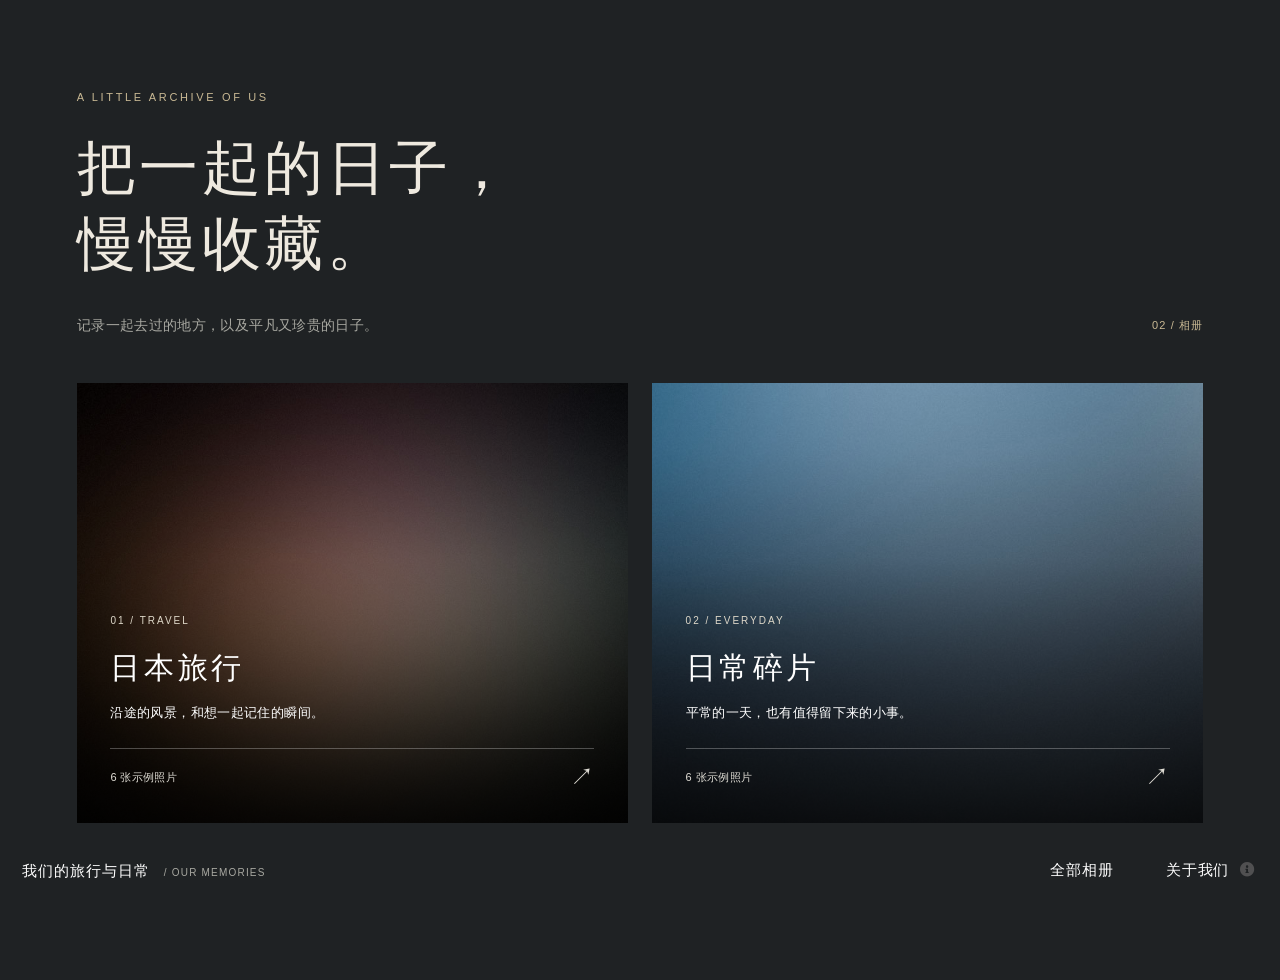
<file: index.html>
<!DOCTYPE HTML>
<!-- Multiverse by HTML5 UP | html5up.net | @ajlkn
     Free for personal and commercial use under CCA 3.0 (html5up.net/license).
     Customized as a multi-album website. -->
<html lang="zh-CN">
<head>
  <meta charset="utf-8" />
  <meta name="viewport" content="width=device-width, initial-scale=1" />
  <title>全部相册 · 我们的旅行与日常</title>
  <meta name="description" content="我们的旅行与日常：按相册收藏照片和回忆。" />
  <link rel="stylesheet" href="assets/css/main.css" />
  <link rel="stylesheet" href="assets/css/albums.css" />
  <noscript><link rel="stylesheet" href="assets/css/noscript.css" /></noscript>
</head>
<body class="is-preload album-home">
<div id="wrapper">
<header id="header">
  <h1><a href="index.html"><strong>我们的旅行与日常</strong><span class="brand-note"> / OUR MEMORIES</span></a></h1>
  <nav aria-label="主导航"><ul>
    <li><a href="index.html" class="home-link">全部相册</a></li>
    <li><a href="#footer" class="icon solid fa-info-circle">关于我们</a></li>
  </ul></nav>
</header>
<section class="intro" aria-labelledby="page-title">
  <p class="eyebrow">A LITTLE ARCHIVE OF US</p>
  <h2 id="page-title">把一起的日子，<br />慢慢收藏。</h2>
  <div class="intro-bottom"><p>记录一起去过的地方，以及平凡又珍贵的日子。</p><span>02 / 相册</span></div>
</section>
<main id="main" class="album-index" aria-label="相册列表">
  <!-- 新增相册时，复制一整个 article，并修改链接、封面和文字。 -->
  <article class="album-card">
    <a href="japan.html" aria-label="打开日本旅行相册">
      <img src="images/fulls/01.jpg" alt="日本旅行相册示例封面" fetchpriority="high" />
      <div class="album-copy"><p class="album-kicker">01 / TRAVEL</p><h2>日本旅行</h2>
        <p>沿途的风景，和想一起记住的瞬间。</p><span class="album-meta">6 张示例照片 <span aria-hidden="true">↗</span></span>
      </div>
    </a>
  </article>
  <article class="album-card">
    <a href="daily.html" aria-label="打开日常碎片相册">
      <img src="images/fulls/07.jpg" alt="日常碎片相册示例封面" />
      <div class="album-copy"><p class="album-kicker">02 / EVERYDAY</p><h2>日常碎片</h2>
        <p>平常的一天，也有值得留下来的小事。</p><span class="album-meta">6 张示例照片 <span aria-hidden="true">↗</span></span>
      </div>
    </a>
  </article>
</main>
<div class="page-note"><span>图片为原模板示例，替换后就是我们的相册。</span><span>MADE OF LITTLE MOMENTS</span></div>
<footer id="footer" class="panel">
  <div class="inner split">
    <div><section><h2>我们的旅行与日常</h2>
      <p>记录一起去过的地方，以及平凡又珍贵的日子。</p>
      <p>把照片留在这里，也把照片背后的故事写下来。愿每一次翻看，都能重新遇见那些喜欢的瞬间。</p>
    </section>
    <p class="copyright">&copy; 我们的旅行与日常. Design: <a href="https://html5up.net">HTML5 UP</a>. 示例图片来自原模板（Unsplash）。</p></div>
    <div><section><h2>翻一翻我们的相册</h2>
      <ul class="album-links"><li><a href="japan.html">日本旅行 <span>旅行的片段 →</span></a></li>
      <li><a href="daily.html">日常碎片 <span>生活的小事 →</span></a></li></ul>
      <p class="sample-note">当前图片和配文为模板示例，尚未替换为我们的真实照片。</p>
    </section></div>
  </div>
</footer>
</div>
<script src="assets/js/jquery.min.js"></script>
<script src="assets/js/jquery.poptrox.min.js"></script>
<script src="assets/js/browser.min.js"></script>
<script src="assets/js/breakpoints.min.js"></script>
<script src="assets/js/util.js"></script>
<script src="assets/js/main.js"></script>
</body>
</html>
</file>
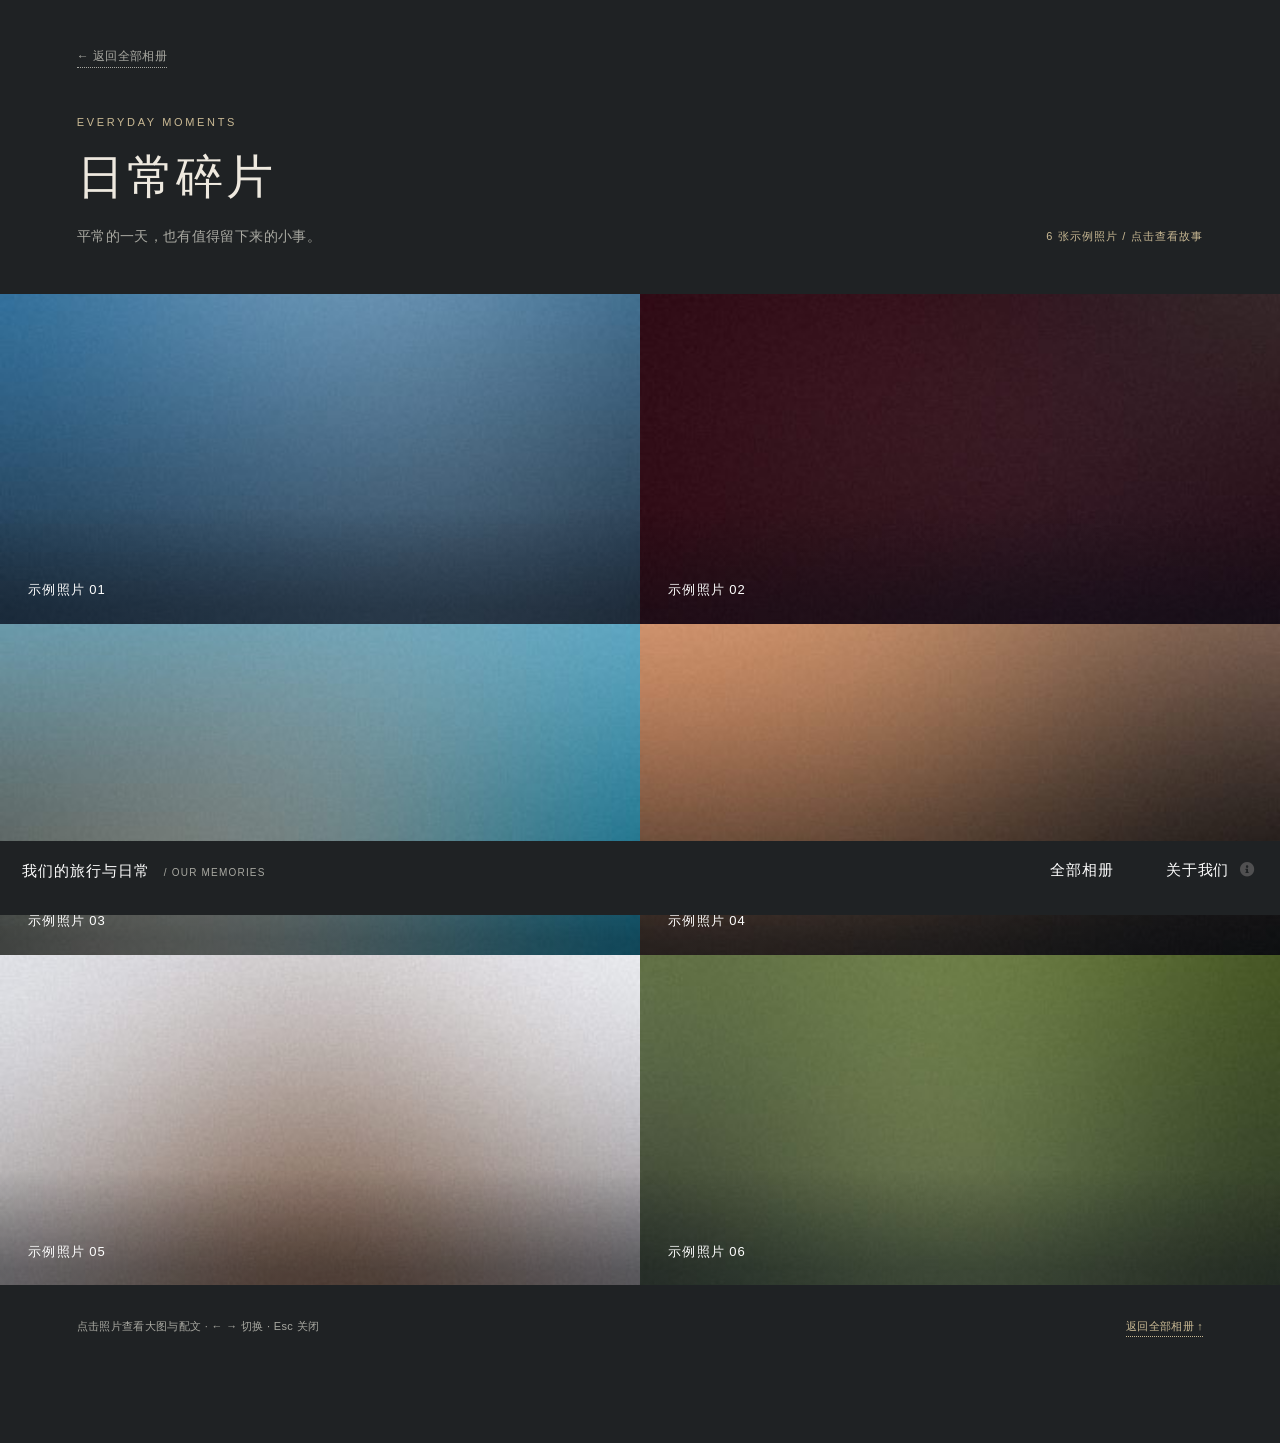
<file: daily.html>
<!DOCTYPE HTML>
<!-- Multiverse by HTML5 UP | html5up.net | @ajlkn
     Free for personal and commercial use under CCA 3.0 (html5up.net/license).
     Customized as a multi-album website. -->
<html lang="zh-CN">
<head>
  <meta charset="utf-8" />
  <meta name="viewport" content="width=device-width, initial-scale=1" />
  <title>日常碎片 · 我们的旅行与日常</title>
  <meta name="description" content="平常的一天，也有值得留下来的小事。" />
  <link rel="stylesheet" href="assets/css/main.css" />
  <link rel="stylesheet" href="assets/css/albums.css" />
  <noscript><link rel="stylesheet" href="assets/css/noscript.css" /></noscript>
</head>
<body class="is-preload album-page">
<div id="wrapper">
<header id="header">
  <h1><a href="index.html"><strong>我们的旅行与日常</strong><span class="brand-note"> / OUR MEMORIES</span></a></h1>
  <nav aria-label="主导航"><ul>
    <li><a href="index.html" class="home-link">全部相册</a></li>
    <li><a href="#footer" class="icon solid fa-info-circle">关于我们</a></li>
  </ul></nav>
</header>
<section class="intro album-intro" aria-labelledby="page-title">
      <a class="back-link" href="index.html">← 返回全部相册</a>
      <p class="eyebrow">EVERYDAY MOMENTS</p><h2 id="page-title">日常碎片</h2>
      <div class="intro-bottom"><p>平常的一天，也有值得留下来的小事。</p><span>6 张示例照片 / 点击查看故事</span></div>
    </section>
    <main id="main" class="photo-gallery" aria-label="日常碎片照片列表">
      <!-- 照片 1：href 是大图，src 是缩略图；h2 是标题，p 是配文。 -->
      <article class="thumb">
        <a href="images/fulls/07.jpg" class="image" aria-label="查看示例照片 01"><img src="images/thumbs/07.jpg" alt="日常碎片的示例照片 01" /></a>
        <h2>示例照片 01</h2>
        <p>在这里写下这张照片的故事。可以记录拍摄的地点、当时的心情，或想对彼此说的话。<br />这张图片来自原模板，请替换成你们自己的照片。</p>
      </article>
      <!-- 照片 2：href 是大图，src 是缩略图；h2 是标题，p 是配文。 -->
      <article class="thumb">
        <a href="images/fulls/08.jpg" class="image" aria-label="查看示例照片 02"><img src="images/thumbs/08.jpg" alt="日常碎片的示例照片 02" /></a>
        <h2>示例照片 02</h2>
        <p>在这里写下这张照片的故事。可以记录拍摄的地点、当时的心情，或想对彼此说的话。<br />这张图片来自原模板，请替换成你们自己的照片。</p>
      </article>
      <!-- 照片 3：href 是大图，src 是缩略图；h2 是标题，p 是配文。 -->
      <article class="thumb">
        <a href="images/fulls/09.jpg" class="image" aria-label="查看示例照片 03"><img src="images/thumbs/09.jpg" alt="日常碎片的示例照片 03" /></a>
        <h2>示例照片 03</h2>
        <p>在这里写下这张照片的故事。可以记录拍摄的地点、当时的心情，或想对彼此说的话。<br />这张图片来自原模板，请替换成你们自己的照片。</p>
      </article>
      <!-- 照片 4：href 是大图，src 是缩略图；h2 是标题，p 是配文。 -->
      <article class="thumb">
        <a href="images/fulls/10.jpg" class="image" aria-label="查看示例照片 04"><img src="images/thumbs/10.jpg" alt="日常碎片的示例照片 04" /></a>
        <h2>示例照片 04</h2>
        <p>在这里写下这张照片的故事。可以记录拍摄的地点、当时的心情，或想对彼此说的话。<br />这张图片来自原模板，请替换成你们自己的照片。</p>
      </article>
      <!-- 照片 5：href 是大图，src 是缩略图；h2 是标题，p 是配文。 -->
      <article class="thumb">
        <a href="images/fulls/11.jpg" class="image" aria-label="查看示例照片 05"><img src="images/thumbs/11.jpg" alt="日常碎片的示例照片 05" /></a>
        <h2>示例照片 05</h2>
        <p>在这里写下这张照片的故事。可以记录拍摄的地点、当时的心情，或想对彼此说的话。<br />这张图片来自原模板，请替换成你们自己的照片。</p>
      </article>
      <!-- 照片 6：href 是大图，src 是缩略图；h2 是标题，p 是配文。 -->
      <article class="thumb">
        <a href="images/fulls/12.jpg" class="image" aria-label="查看示例照片 06"><img src="images/thumbs/12.jpg" alt="日常碎片的示例照片 06" /></a>
        <h2>示例照片 06</h2>
        <p>在这里写下这张照片的故事。可以记录拍摄的地点、当时的心情，或想对彼此说的话。<br />这张图片来自原模板，请替换成你们自己的照片。</p>
      </article>
    </main>
<div class="page-note"><span>点击照片查看大图与配文 · ← → 切换 · Esc 关闭</span><a href="index.html">返回全部相册 ↑</a></div>
<footer id="footer" class="panel">
  <div class="inner split">
    <div><section><h2>我们的旅行与日常</h2>
      <p>记录一起去过的地方，以及平凡又珍贵的日子。</p>
      <p>把照片留在这里，也把照片背后的故事写下来。愿每一次翻看，都能重新遇见那些喜欢的瞬间。</p>
    </section>
    <p class="copyright">&copy; 我们的旅行与日常. Design: <a href="https://html5up.net">HTML5 UP</a>. 示例图片来自原模板（Unsplash）。</p></div>
    <div><section><h2>翻一翻我们的相册</h2>
      <ul class="album-links"><li><a href="japan.html">日本旅行 <span>旅行的片段 →</span></a></li>
      <li><a href="daily.html">日常碎片 <span>生活的小事 →</span></a></li></ul>
      <p class="sample-note">当前图片和配文为模板示例，尚未替换为我们的真实照片。</p>
    </section></div>
  </div>
</footer>
</div>
<script src="assets/js/jquery.min.js"></script>
<script src="assets/js/jquery.poptrox.min.js"></script>
<script src="assets/js/browser.min.js"></script>
<script src="assets/js/breakpoints.min.js"></script>
<script src="assets/js/util.js"></script>
<script src="assets/js/main.js"></script>
</body>
</html>
</file>
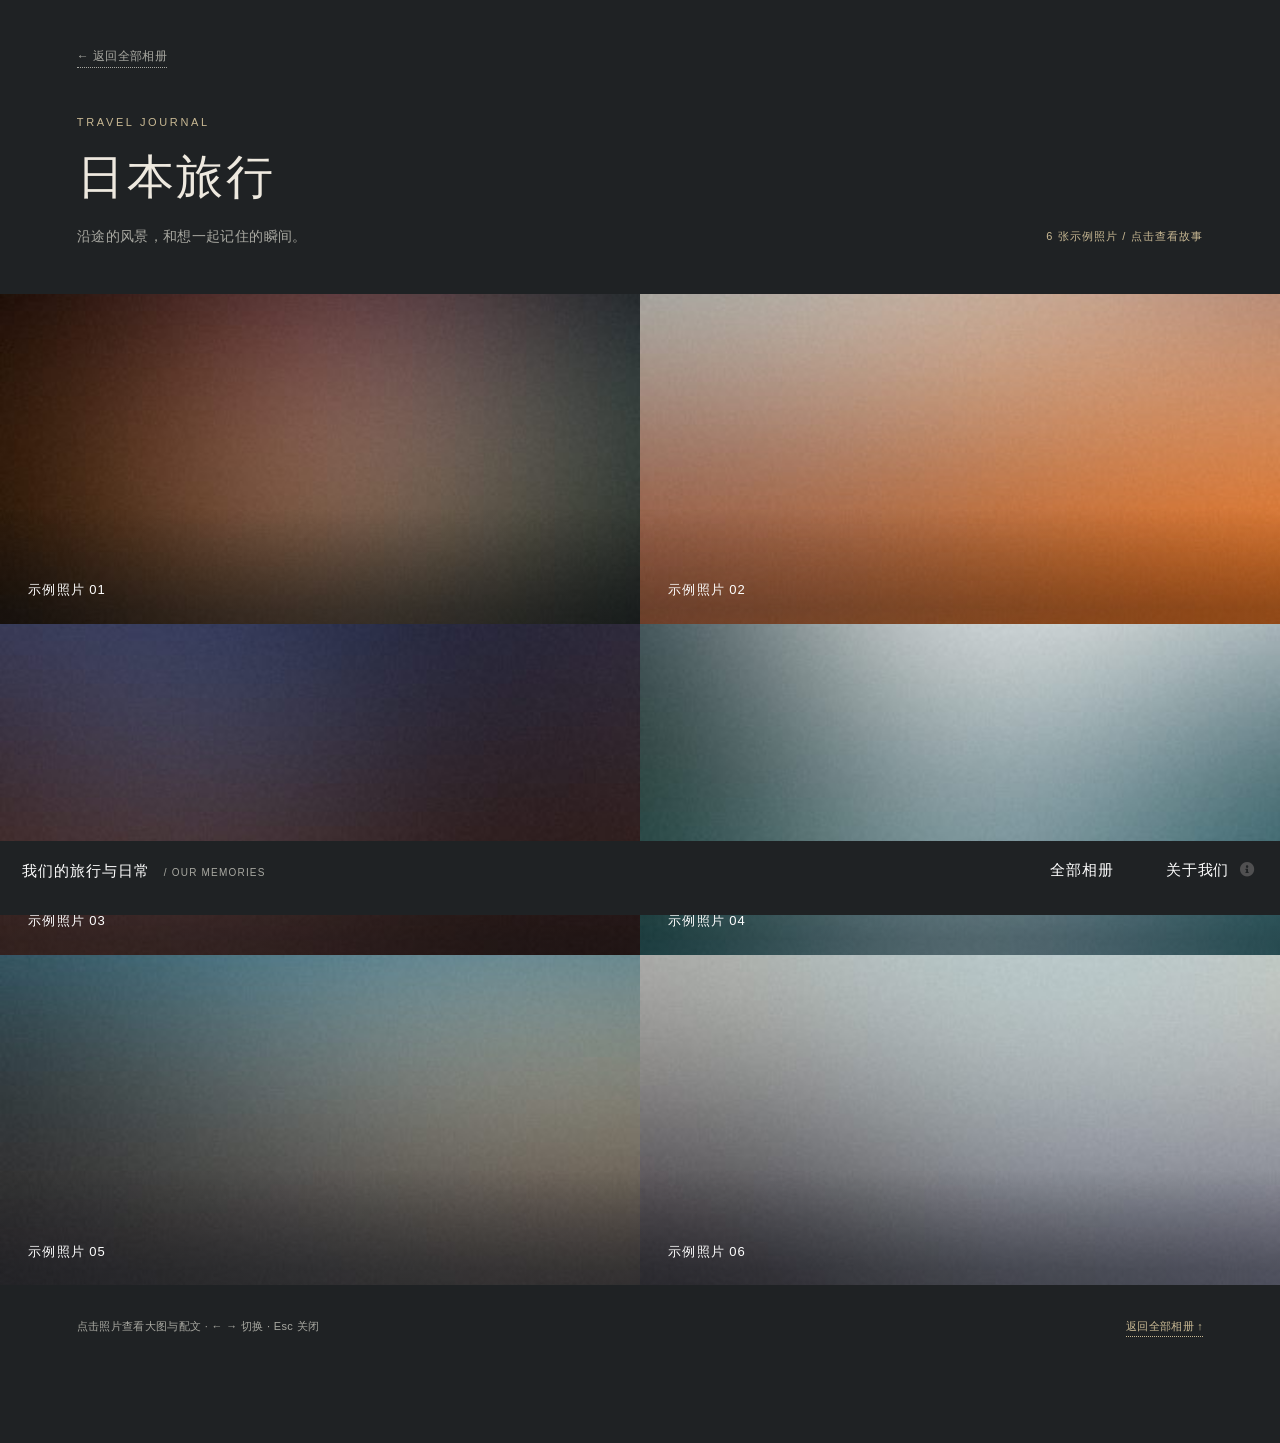
<file: japan.html>
<!DOCTYPE HTML>
<!-- Multiverse by HTML5 UP | html5up.net | @ajlkn
     Free for personal and commercial use under CCA 3.0 (html5up.net/license).
     Customized as a multi-album website. -->
<html lang="zh-CN">
<head>
  <meta charset="utf-8" />
  <meta name="viewport" content="width=device-width, initial-scale=1" />
  <title>日本旅行 · 我们的旅行与日常</title>
  <meta name="description" content="沿途的风景，和想一起记住的瞬间。" />
  <link rel="stylesheet" href="assets/css/main.css" />
  <link rel="stylesheet" href="assets/css/albums.css" />
  <noscript><link rel="stylesheet" href="assets/css/noscript.css" /></noscript>
</head>
<body class="is-preload album-page">
<div id="wrapper">
<header id="header">
  <h1><a href="index.html"><strong>我们的旅行与日常</strong><span class="brand-note"> / OUR MEMORIES</span></a></h1>
  <nav aria-label="主导航"><ul>
    <li><a href="index.html" class="home-link">全部相册</a></li>
    <li><a href="#footer" class="icon solid fa-info-circle">关于我们</a></li>
  </ul></nav>
</header>
<section class="intro album-intro" aria-labelledby="page-title">
      <a class="back-link" href="index.html">← 返回全部相册</a>
      <p class="eyebrow">TRAVEL JOURNAL</p><h2 id="page-title">日本旅行</h2>
      <div class="intro-bottom"><p>沿途的风景，和想一起记住的瞬间。</p><span>6 张示例照片 / 点击查看故事</span></div>
    </section>
    <main id="main" class="photo-gallery" aria-label="日本旅行照片列表">
      <!-- 照片 1：href 是大图，src 是缩略图；h2 是标题，p 是配文。 -->
      <article class="thumb">
        <a href="images/fulls/01.jpg" class="image" aria-label="查看示例照片 01"><img src="images/thumbs/01.jpg" alt="日本旅行的示例照片 01" /></a>
        <h2>示例照片 01</h2>
        <p>在这里写下这张照片的故事。可以记录拍摄的地点、当时的心情，或想对彼此说的话。<br />这张图片来自原模板，请替换成你们自己的照片。</p>
      </article>
      <!-- 照片 2：href 是大图，src 是缩略图；h2 是标题，p 是配文。 -->
      <article class="thumb">
        <a href="images/fulls/02.jpg" class="image" aria-label="查看示例照片 02"><img src="images/thumbs/02.jpg" alt="日本旅行的示例照片 02" /></a>
        <h2>示例照片 02</h2>
        <p>在这里写下这张照片的故事。可以记录拍摄的地点、当时的心情，或想对彼此说的话。<br />这张图片来自原模板，请替换成你们自己的照片。</p>
      </article>
      <!-- 照片 3：href 是大图，src 是缩略图；h2 是标题，p 是配文。 -->
      <article class="thumb">
        <a href="images/fulls/03.jpg" class="image" aria-label="查看示例照片 03"><img src="images/thumbs/03.jpg" alt="日本旅行的示例照片 03" /></a>
        <h2>示例照片 03</h2>
        <p>在这里写下这张照片的故事。可以记录拍摄的地点、当时的心情，或想对彼此说的话。<br />这张图片来自原模板，请替换成你们自己的照片。</p>
      </article>
      <!-- 照片 4：href 是大图，src 是缩略图；h2 是标题，p 是配文。 -->
      <article class="thumb">
        <a href="images/fulls/04.jpg" class="image" aria-label="查看示例照片 04"><img src="images/thumbs/04.jpg" alt="日本旅行的示例照片 04" /></a>
        <h2>示例照片 04</h2>
        <p>在这里写下这张照片的故事。可以记录拍摄的地点、当时的心情，或想对彼此说的话。<br />这张图片来自原模板，请替换成你们自己的照片。</p>
      </article>
      <!-- 照片 5：href 是大图，src 是缩略图；h2 是标题，p 是配文。 -->
      <article class="thumb">
        <a href="images/fulls/05.jpg" class="image" aria-label="查看示例照片 05"><img src="images/thumbs/05.jpg" alt="日本旅行的示例照片 05" /></a>
        <h2>示例照片 05</h2>
        <p>在这里写下这张照片的故事。可以记录拍摄的地点、当时的心情，或想对彼此说的话。<br />这张图片来自原模板，请替换成你们自己的照片。</p>
      </article>
      <!-- 照片 6：href 是大图，src 是缩略图；h2 是标题，p 是配文。 -->
      <article class="thumb">
        <a href="images/fulls/06.jpg" class="image" aria-label="查看示例照片 06"><img src="images/thumbs/06.jpg" alt="日本旅行的示例照片 06" /></a>
        <h2>示例照片 06</h2>
        <p>在这里写下这张照片的故事。可以记录拍摄的地点、当时的心情，或想对彼此说的话。<br />这张图片来自原模板，请替换成你们自己的照片。</p>
      </article>
    </main>
<div class="page-note"><span>点击照片查看大图与配文 · ← → 切换 · Esc 关闭</span><a href="index.html">返回全部相册 ↑</a></div>
<footer id="footer" class="panel">
  <div class="inner split">
    <div><section><h2>我们的旅行与日常</h2>
      <p>记录一起去过的地方，以及平凡又珍贵的日子。</p>
      <p>把照片留在这里，也把照片背后的故事写下来。愿每一次翻看，都能重新遇见那些喜欢的瞬间。</p>
    </section>
    <p class="copyright">&copy; 我们的旅行与日常. Design: <a href="https://html5up.net">HTML5 UP</a>. 示例图片来自原模板（Unsplash）。</p></div>
    <div><section><h2>翻一翻我们的相册</h2>
      <ul class="album-links"><li><a href="japan.html">日本旅行 <span>旅行的片段 →</span></a></li>
      <li><a href="daily.html">日常碎片 <span>生活的小事 →</span></a></li></ul>
      <p class="sample-note">当前图片和配文为模板示例，尚未替换为我们的真实照片。</p>
    </section></div>
  </div>
</footer>
</div>
<script src="assets/js/jquery.min.js"></script>
<script src="assets/js/jquery.poptrox.min.js"></script>
<script src="assets/js/browser.min.js"></script>
<script src="assets/js/breakpoints.min.js"></script>
<script src="assets/js/util.js"></script>
<script src="assets/js/main.js"></script>
</body>
</html>
</file>
<file: assets/css/albums.css>
/* Multi-album additions. Original Multiverse styles remain in main.css. */
:root{--paper:#eee9df;--muted:#a8a8a1;--accent:#c9b994;}
body,input,textarea{font-family:"Source Sans Pro","PingFang SC","Microsoft YaHei",sans-serif;}
body{color:var(--paper);background:#1f2224;}
a:focus-visible{outline:2px solid var(--accent);outline-offset:5px;}
.intro{padding:5.5rem 6vw 2.8rem;max-width:1680px;margin:auto;}
.eyebrow{font-size:11px;letter-spacing:.24em;color:var(--accent);margin:0 0 1.5rem;}
.intro h2{font-size:clamp(2.2rem,4.6vw,4.7rem);line-height:1.28;letter-spacing:.06em;color:var(--paper);font-weight:300;margin:0 0 2rem;}
.intro-bottom{display:flex;justify-content:space-between;align-items:center;gap:1rem;}
.intro-bottom p{margin:0;color:var(--muted);font-size:14px;line-height:1.8;}
.intro-bottom>span{white-space:nowrap;color:var(--accent);font-size:11px;letter-spacing:.1em;}
#main.album-index{display:grid;grid-template-columns:1fr 1fr;gap:1.5rem;padding:0 6vw;max-width:1680px;margin:auto;}
.album-card{min-width:0;}
.album-card>a{border:0;display:block;position:relative;height:440px;overflow:hidden;background:#333;}
.album-card img{display:block;width:100%;height:100%;object-fit:cover;transition:transform .65s ease,filter .65s ease;filter:saturate(.78);}
.album-card>a:after{content:"";position:absolute;inset:0;background:linear-gradient(180deg,rgba(0,0,0,.04) 15%,rgba(0,0,0,.12) 40%,rgba(0,0,0,.8) 100%);pointer-events:none;}
.album-card>a:hover img{transform:scale(1.035);filter:saturate(1);}
.album-copy{position:absolute;bottom:0;left:0;right:0;padding:2.1rem;z-index:1;color:#fff;}
.album-kicker{font-size:10px;letter-spacing:.2em;margin:0 0 1rem;color:#ded8c9;}
.album-copy h2{font-size:30px;letter-spacing:.12em;margin:0 0 .65rem;}
.album-copy>p:not(.album-kicker){font-size:13px;margin-bottom:1.5rem;line-height:1.8;}
.album-meta{border-top:1px solid #ffffff45;display:flex;justify-content:space-between;align-items:center;padding-top:1rem;font-size:11px;color:#e0ddd5;}
.album-meta>span{font-size:24px;line-height:1;}
.page-note{display:flex;justify-content:space-between;gap:1rem;padding:2rem 6vw 3rem;color:var(--muted);font-size:11px;letter-spacing:.03em;max-width:1680px;margin:auto;}
.page-note a{color:var(--accent);white-space:nowrap;}
.brand-note{font-size:10px;letter-spacing:.12em;margin-left:.6rem;color:var(--muted);}
#header h1{letter-spacing:.07em;}
#header nav>ul>li>a{letter-spacing:.05em;}
.album-intro{padding-top:2.7rem;}
.album-intro h2{font-size:clamp(2rem,3.7vw,3.4rem);margin-bottom:1rem;}
.back-link{display:inline-block;font-size:12px;color:var(--muted);margin-bottom:2.8rem;}
.album-intro .eyebrow{margin-bottom:1rem;}
#main.photo-gallery .thumb>h2{font-size:13px;letter-spacing:.08em;}
.album-links{list-style:none;padding:0;}
.album-links li{padding:0;}
.album-links a{display:flex;justify-content:space-between;padding:.8rem 0;font-size:15px;}
.album-links span{font-size:12px;color:var(--muted);}
.sample-note{font-size:12px;color:var(--muted);}
#footer p{line-height:1.9;}
.poptrox-popup .caption{background:linear-gradient(transparent,rgba(15,17,19,.94) 25%);max-height:42%;overflow-y:auto;overscroll-behavior:contain;padding:2rem 2rem 1.2rem;}
.poptrox-popup .caption p{font-size:14px;line-height:1.85;white-space:normal;overflow-wrap:anywhere;margin:0;}
.poptrox-popup .caption h2{font-size:17px;letter-spacing:.05em;}
.poptrox-popup .closer{opacity:1;background-color:#1117;border-radius:50%;width:44px;height:44px;right:8px;top:8px;background-size:28px;text-indent:-9999px;overflow:hidden;z-index:4;}
.poptrox-popup .nav-next,.poptrox-popup .nav-previous{opacity:.85;z-index:3;}
@media(max-width:736px){
 .intro{padding:2.5rem 6vw 1.8rem;}.intro h2{font-size:2.3rem;}
 .intro-bottom{align-items:flex-start;flex-direction:column;gap:.6rem;}
 #main.album-index{grid-template-columns:1fr;gap:1rem;}
 .album-card>a{height:360px;}.album-copy{padding:1.6rem;}.album-copy h2{font-size:27px;}
 .page-note{flex-direction:column;padding-top:1.4rem;}.page-note>span:last-child{font-size:9px;}
 .brand-note{display:none;}#header h1{font-size:12px;left:1rem;}
 #header nav>ul>li>a{padding:0 1rem;font-size:12px;}#header .home-link{display:none;}
 .back-link{margin-bottom:1.8rem;}.album-intro h2{font-size:2.2rem;}
 .poptrox-popup .caption{padding:1.4rem 1rem .8rem;max-height:40%;}
 .poptrox-popup .caption p{font-size:12px;line-height:1.65;}
 .poptrox-popup .nav-next,.poptrox-popup .nav-previous{width:40px;height:60px;margin-top:-30px;background-size:32px;}
}
@media(prefers-reduced-motion:reduce){*,*:before,*:after{animation:none!important;transition:none!important;scroll-behavior:auto!important;}}
</file>
<file: assets/css/noscript.css>
/*
	Multiverse by HTML5 UP
	html5up.net | @ajlkn
	Free for personal and commercial use under the CCA 3.0 license (html5up.net/license)
*/

/* Wrapper */

	body.is-preload #wrapper:before {
		display: none;
	}

/* Main */

	body.is-preload #main .thumb {
		pointer-events: auto;
		opacity: 1;
	}

/* Header */

	body.is-preload #header {
		-moz-transform: none;
		-webkit-transform: none;
		-ms-transform: none;
		transform: none;
	}
</file>
<file: assets/css/main.css>
@import url(fontawesome-all.min.css);

/*
	Multiverse by HTML5 UP
	html5up.net | @ajlkn
	Free for personal and commercial use under the CCA 3.0 license (html5up.net/license)
*/

@-moz-keyframes spinner {
	0% {
		-moz-transform: rotate(0deg);
		-webkit-transform: rotate(0deg);
		-ms-transform: rotate(0deg);
		transform: rotate(0deg);
	}

	100% {
		-moz-transform: rotate(359deg);
		-webkit-transform: rotate(359deg);
		-ms-transform: rotate(359deg);
		transform: rotate(359deg);
	}
}

@-webkit-keyframes spinner {
	0% {
		-moz-transform: rotate(0deg);
		-webkit-transform: rotate(0deg);
		-ms-transform: rotate(0deg);
		transform: rotate(0deg);
	}

	100% {
		-moz-transform: rotate(359deg);
		-webkit-transform: rotate(359deg);
		-ms-transform: rotate(359deg);
		transform: rotate(359deg);
	}
}

@-ms-keyframes spinner {
	0% {
		-moz-transform: rotate(0deg);
		-webkit-transform: rotate(0deg);
		-ms-transform: rotate(0deg);
		transform: rotate(0deg);
	}

	100% {
		-moz-transform: rotate(359deg);
		-webkit-transform: rotate(359deg);
		-ms-transform: rotate(359deg);
		transform: rotate(359deg);
	}
}

@keyframes spinner {
	0% {
		-moz-transform: rotate(0deg);
		-webkit-transform: rotate(0deg);
		-ms-transform: rotate(0deg);
		transform: rotate(0deg);
	}

	100% {
		-moz-transform: rotate(359deg);
		-webkit-transform: rotate(359deg);
		-ms-transform: rotate(359deg);
		transform: rotate(359deg);
	}
}

html, body, div, span, applet, object,
iframe, h1, h2, h3, h4, h5, h6, p, blockquote,
pre, a, abbr, acronym, address, big, cite,
code, del, dfn, em, img, ins, kbd, q, s, samp,
small, strike, strong, sub, sup, tt, var, b,
u, i, center, dl, dt, dd, ol, ul, li, fieldset,
form, label, legend, table, caption, tbody,
tfoot, thead, tr, th, td, article, aside,
canvas, details, embed, figure, figcaption,
footer, header, hgroup, menu, nav, output, ruby,
section, summary, time, mark, audio, video {
	margin: 0;
	padding: 0;
	border: 0;
	font-size: 100%;
	font: inherit;
	vertical-align: baseline;}

article, aside, details, figcaption, figure,
footer, header, hgroup, menu, nav, section {
	display: block;}

body {
	line-height: 1;
}

ol, ul {
	list-style: none;
}

blockquote, q {
	quotes: none;
}

	blockquote:before, blockquote:after, q:before, q:after {
		content: '';
		content: none;
	}

table {
	border-collapse: collapse;
	border-spacing: 0;
}

body {
	-webkit-text-size-adjust: none;
}

mark {
	background-color: transparent;
	color: inherit;
}

input::-moz-focus-inner {
	border: 0;
	padding: 0;
}

input, select, textarea {
	-moz-appearance: none;
	-webkit-appearance: none;
	-ms-appearance: none;
	appearance: none;
}

/* Basic */

	@-ms-viewport {
		width: device-width;
	}

	body {
		-ms-overflow-style: scrollbar;
	}

	@media screen and (max-width: 480px) {

		html, body {
			min-width: 320px;
		}

	}

	html {
		box-sizing: border-box;
	}

	*, *:before, *:after {
		box-sizing: inherit;
	}

	body {
		background: #242629;
	}

		body.is-preload *, body.is-preload *:before, body.is-preload *:after {
			-moz-animation: none !important;
			-webkit-animation: none !important;
			-ms-animation: none !important;
			animation: none !important;
			-moz-transition: none !important;
			-webkit-transition: none !important;
			-ms-transition: none !important;
			transition: none !important;
		}

		body.is-resizing *, body.is-resizing *:before, body.is-resizing *:after {
			-moz-animation: none !important;
			-webkit-animation: none !important;
			-ms-animation: none !important;
			animation: none !important;
			-moz-transition: none !important;
			-webkit-transition: none !important;
			-ms-transition: none !important;
			transition: none !important;
		}

/* Type */

	body, input, select, textarea {
		color: #a0a0a1;
		font-family: "Source Sans Pro", Helvetica, sans-serif;
		font-size: 15pt;
		font-weight: 300;
		letter-spacing: 0.025em;
		line-height: 1.65;
	}

		@media screen and (max-width: 1680px) {

			body, input, select, textarea {
				font-size: 11pt;
			}

		}

	a {
		-moz-transition: color 0.2s ease-in-out, border-bottom-color 0.2s ease-in-out;
		-webkit-transition: color 0.2s ease-in-out, border-bottom-color 0.2s ease-in-out;
		-ms-transition: color 0.2s ease-in-out, border-bottom-color 0.2s ease-in-out;
		transition: color 0.2s ease-in-out, border-bottom-color 0.2s ease-in-out;
		border-bottom: dotted 1px;
		color: #34a58e;
		text-decoration: none;
	}

		a:hover {
			border-bottom-color: transparent;
			color: #34a58e !important;
		}

	strong, b {
		color: #ffffff;
		font-weight: 300;
	}

	em, i {
		font-style: italic;
	}

	p {
		margin: 0 0 2em 0;
	}

	h1, h2, h3, h4, h5, h6 {
		color: #ffffff;
		font-weight: 300;
		letter-spacing: 0.1em;
		line-height: 1.5;
		margin: 0 0 1em 0;
		text-transform: uppercase;
	}

		h1 a, h2 a, h3 a, h4 a, h5 a, h6 a {
			color: inherit;
			text-decoration: none;
		}

	h1 {
		font-size: 2em;
	}

	h2 {
		font-size: 1.25em;
	}

	h3 {
		font-size: 1.1em;
	}

	h4 {
		font-size: 1em;
	}

	h5 {
		font-size: 0.9em;
	}

	h6 {
		font-size: 0.7em;
	}

	@media screen and (max-width: 736px) {

		h2 {
			font-size: 1em;
		}

		h3 {
			font-size: 0.9em;
		}

		h4 {
			font-size: 0.8em;
		}

		h5 {
			font-size: 0.7em;
		}

		h6 {
			font-size: 0.7em;
		}

	}

	sub {
		font-size: 0.8em;
		position: relative;
		top: 0.5em;
	}

	sup {
		font-size: 0.8em;
		position: relative;
		top: -0.5em;
	}

	blockquote {
		border-left: 4px #36383c;
		font-style: italic;
		margin: 0 0 2em 0;
		padding: 0.5em 0 0.5em 2em;
	}

	code {
		background: #34363b;
		border: solid 1px #36383c;
		font-family: "Courier New", monospace;
		font-size: 0.9em;
		margin: 0 0.25em;
		padding: 0.25em 0.65em;
	}

	pre {
		-webkit-overflow-scrolling: touch;
		font-family: "Courier New", monospace;
		font-size: 0.9em;
		margin: 0 0 2em 0;
	}

		pre code {
			display: block;
			line-height: 1.75;
			padding: 1em 1.5em;
			overflow-x: auto;
		}

	hr {
		border: 0;
		border-bottom: solid 1px #36383c;
		margin: 2em 0;
	}

		hr.major {
			margin: 3em 0;
		}

	.align-left {
		text-align: left;
	}

	.align-center {
		text-align: center;
	}

	.align-right {
		text-align: right;
	}

/* Button */

	input[type="submit"],
	input[type="reset"],
	input[type="button"],
	button,
	.button {
		-moz-appearance: none;
		-webkit-appearance: none;
		-ms-appearance: none;
		appearance: none;
		-moz-transition: background-color 0.2s ease-in-out, box-shadow 0.2s ease-in-out, color 0.2s ease-in-out;
		-webkit-transition: background-color 0.2s ease-in-out, box-shadow 0.2s ease-in-out, color 0.2s ease-in-out;
		-ms-transition: background-color 0.2s ease-in-out, box-shadow 0.2s ease-in-out, color 0.2s ease-in-out;
		transition: background-color 0.2s ease-in-out, box-shadow 0.2s ease-in-out, color 0.2s ease-in-out;
		background-color: transparent;
		border: 0;
		border-radius: 0;
		box-shadow: inset 0 0 0 2px #36383c;
		color: #ffffff !important;
		cursor: pointer;
		display: inline-block;
		font-size: 0.9em;
		font-weight: 300;
		height: 3.05556em;
		letter-spacing: 0.1em;
		line-height: 3.05556em;
		padding: 0 2.5em;
		text-align: center;
		text-decoration: none;
		text-transform: uppercase;
		white-space: nowrap;
	}

		input[type="submit"]:hover,
		input[type="reset"]:hover,
		input[type="button"]:hover,
		button:hover,
		.button:hover {
			box-shadow: inset 0 0 0 2px #34a58e;
			color: #34a58e !important;
		}

			input[type="submit"]:hover:active,
			input[type="reset"]:hover:active,
			input[type="button"]:hover:active,
			button:hover:active,
			.button:hover:active {
				background-color: rgba(52, 165, 142, 0.15);
				color: #34a58e !important;
			}

		input[type="submit"].icon,
		input[type="reset"].icon,
		input[type="button"].icon,
		button.icon,
		.button.icon {
			padding-left: 1.35em;
		}

			input[type="submit"].icon:before,
			input[type="reset"].icon:before,
			input[type="button"].icon:before,
			button.icon:before,
			.button.icon:before {
				margin-right: 0.5em;
			}

		input[type="submit"].fit,
		input[type="reset"].fit,
		input[type="button"].fit,
		button.fit,
		.button.fit {
			width: 100%;
		}

		input[type="submit"].small,
		input[type="reset"].small,
		input[type="button"].small,
		button.small,
		.button.small {
			font-size: 0.8em;
		}

		input[type="submit"].large,
		input[type="reset"].large,
		input[type="button"].large,
		button.large,
		.button.large {
			font-size: 1.35em;
		}

		input[type="submit"].primary,
		input[type="reset"].primary,
		input[type="button"].primary,
		button.primary,
		.button.primary {
			background-color: #34a58e;
			box-shadow: none;
		}

			input[type="submit"].primary:hover,
			input[type="reset"].primary:hover,
			input[type="button"].primary:hover,
			button.primary:hover,
			.button.primary:hover {
				background-color: #47c5ab;
				color: #ffffff !important;
			}

				input[type="submit"].primary:hover:active,
				input[type="reset"].primary:hover:active,
				input[type="button"].primary:hover:active,
				button.primary:hover:active,
				.button.primary:hover:active {
					background-color: #287e6d;
				}

		input[type="submit"].disabled, input[type="submit"]:disabled,
		input[type="reset"].disabled,
		input[type="reset"]:disabled,
		input[type="button"].disabled,
		input[type="button"]:disabled,
		button.disabled,
		button:disabled,
		.button.disabled,
		.button:disabled {
			pointer-events: none;
			opacity: 0.35;
		}

/* Form */

	form {
		margin: 0 0 2em 0;
	}

		form > :last-child {
			margin-bottom: 0;
		}

		form > .fields {
			display: -moz-flex;
			display: -webkit-flex;
			display: -ms-flex;
			display: flex;
			-moz-flex-wrap: wrap;
			-webkit-flex-wrap: wrap;
			-ms-flex-wrap: wrap;
			flex-wrap: wrap;
			width: calc(100% + 3em);
			margin: -1.5em 0 2em -1.5em;
		}

			form > .fields > .field {
				-moz-flex-grow: 0;
				-webkit-flex-grow: 0;
				-ms-flex-grow: 0;
				flex-grow: 0;
				-moz-flex-shrink: 0;
				-webkit-flex-shrink: 0;
				-ms-flex-shrink: 0;
				flex-shrink: 0;
				padding: 1.5em 0 0 1.5em;
				width: calc(100% - 1.5em);
			}

				form > .fields > .field.half {
					width: calc(50% - 0.75em);
				}

				form > .fields > .field.third {
					width: calc(100%/3 - 0.5em);
				}

				form > .fields > .field.quarter {
					width: calc(25% - 0.375em);
				}

		@media screen and (max-width: 736px) {

			form > .fields {
				width: calc(100% + 3em);
				margin: -1.5em 0 2em -1.5em;
			}

				form > .fields > .field {
					padding: 1.5em 0 0 1.5em;
					width: calc(100% - 1.5em);
				}

					form > .fields > .field.half {
						width: calc(100% - 1.5em);
					}

					form > .fields > .field.third {
						width: calc(100% - 1.5em);
					}

					form > .fields > .field.quarter {
						width: calc(100% - 1.5em);
					}

		}

	label {
		color: #ffffff;
		display: block;
		font-size: 0.9em;
		font-weight: 300;
		margin: 0 0 1em 0;
	}

	input[type="text"],
	input[type="password"],
	input[type="email"],
	input[type="tel"],
	input[type="search"],
	input[type="url"],
	select,
	textarea {
		-moz-appearance: none;
		-webkit-appearance: none;
		-ms-appearance: none;
		appearance: none;
		background: #34363b;
		border: 0;
		border-radius: 0;
		color: #a0a0a1;
		display: block;
		outline: 0;
		padding: 0 1em;
		text-decoration: none;
		width: 100%;
	}

		input[type="text"]:invalid,
		input[type="password"]:invalid,
		input[type="email"]:invalid,
		input[type="tel"]:invalid,
		input[type="search"]:invalid,
		input[type="url"]:invalid,
		select:invalid,
		textarea:invalid {
			box-shadow: none;
		}

		input[type="text"]:focus,
		input[type="password"]:focus,
		input[type="email"]:focus,
		input[type="tel"]:focus,
		input[type="search"]:focus,
		input[type="url"]:focus,
		select:focus,
		textarea:focus {
			box-shadow: inset 0 0 0 2px #34a58e;
		}

	select {
		background-image: url("data:image/svg+xml;charset=utf8,%3Csvg xmlns='http://www.w3.org/2000/svg' width='40' height='40' preserveAspectRatio='none' viewBox='0 0 40 40'%3E%3Cpath d='M9.4,12.3l10.4,10.4l10.4-10.4c0.2-0.2,0.5-0.4,0.9-0.4c0.3,0,0.6,0.1,0.9,0.4l3.3,3.3c0.2,0.2,0.4,0.5,0.4,0.9 c0,0.4-0.1,0.6-0.4,0.9L20.7,31.9c-0.2,0.2-0.5,0.4-0.9,0.4c-0.3,0-0.6-0.1-0.9-0.4L4.3,17.3c-0.2-0.2-0.4-0.5-0.4-0.9 c0-0.4,0.1-0.6,0.4-0.9l3.3-3.3c0.2-0.2,0.5-0.4,0.9-0.4S9.1,12.1,9.4,12.3z' fill='%2336383c' /%3E%3C/svg%3E");
		background-size: 1.25rem;
		background-repeat: no-repeat;
		background-position: calc(100% - 1rem) center;
		height: 2.75em;
		padding-right: 2.75em;
		text-overflow: ellipsis;
	}

		select option {
			color: #ffffff;
			background: #242629;
		}

		select:focus::-ms-value {
			background-color: transparent;
		}

		select::-ms-expand {
			display: none;
		}

	input[type="text"],
	input[type="password"],
	input[type="email"],
	input[type="tel"],
	input[type="search"],
	input[type="url"],
	select {
		height: 2.75em;
	}

	textarea {
		padding: 0.75em 1em;
	}

	input[type="checkbox"],
	input[type="radio"] {
		-moz-appearance: none;
		-webkit-appearance: none;
		-ms-appearance: none;
		appearance: none;
		display: block;
		float: left;
		margin-right: -2em;
		opacity: 0;
		width: 1em;
		z-index: -1;
	}

		input[type="checkbox"] + label,
		input[type="radio"] + label {
			text-decoration: none;
			color: #a0a0a1;
			cursor: pointer;
			display: inline-block;
			font-size: 1em;
			font-weight: 300;
			padding-left: 2.4em;
			padding-right: 0.75em;
			position: relative;
		}

			input[type="checkbox"] + label:before,
			input[type="radio"] + label:before {
				-moz-osx-font-smoothing: grayscale;
				-webkit-font-smoothing: antialiased;
				display: inline-block;
				font-style: normal;
				font-variant: normal;
				text-rendering: auto;
				line-height: 1;
				text-transform: none !important;
				font-family: 'Font Awesome 5 Free';
				font-weight: 900;
			}

			input[type="checkbox"] + label:before,
			input[type="radio"] + label:before {
				background: #34363b;
				content: '';
				display: inline-block;
				font-size: 0.8em;
				height: 2.0625em;
				left: 0;
				line-height: 2.0625em;
				position: absolute;
				text-align: center;
				top: 0;
				width: 2.0625em;
			}

		input[type="checkbox"]:checked + label:before,
		input[type="radio"]:checked + label:before {
			background: #34a58e;
			border-color: #34a58e;
			color: #ffffff;
			content: '\f00c';
		}

		input[type="checkbox"]:focus + label:before,
		input[type="radio"]:focus + label:before {
			box-shadow: 0 0 0 2px #34a58e;
		}

	input[type="radio"] + label:before {
		border-radius: 100%;
	}

	::-webkit-input-placeholder {
		color: #707071 !important;
		opacity: 1.0;
	}

	:-moz-placeholder {
		color: #707071 !important;
		opacity: 1.0;
	}

	::-moz-placeholder {
		color: #707071 !important;
		opacity: 1.0;
	}

	:-ms-input-placeholder {
		color: #707071 !important;
		opacity: 1.0;
	}

/* Icon */

	.icon {
		text-decoration: none;
		border-bottom: none;
		position: relative;
	}

		.icon:before {
			-moz-osx-font-smoothing: grayscale;
			-webkit-font-smoothing: antialiased;
			display: inline-block;
			font-style: normal;
			font-variant: normal;
			text-rendering: auto;
			line-height: 1;
			text-transform: none !important;
			font-family: 'Font Awesome 5 Free';
			font-weight: 400;
		}

		.icon > .label {
			display: none;
		}

		.icon:before {
			line-height: inherit;
		}

		.icon.solid:before {
			font-weight: 900;
		}

		.icon.brands:before {
			font-family: 'Font Awesome 5 Brands';
		}

/* List */

	ol {
		list-style: decimal;
		margin: 0 0 2em 0;
		padding-left: 1.25em;
	}

		ol li {
			padding-left: 0.25em;
		}

	ul {
		list-style: disc;
		margin: 0 0 2em 0;
		padding-left: 1em;
	}

		ul li {
			padding-left: 0.5em;
		}

		ul.alt {
			list-style: none;
			padding-left: 0;
		}

			ul.alt li {
				border-top: solid 1px #36383c;
				padding: 0.5em 0;
			}

				ul.alt li:first-child {
					border-top: 0;
					padding-top: 0;
				}

	dl {
		margin: 0 0 2em 0;
	}

		dl dt {
			display: block;
			font-weight: 300;
			margin: 0 0 1em 0;
		}

		dl dd {
			margin-left: 2em;
		}

/* Actions */

	ul.actions {
		display: -moz-flex;
		display: -webkit-flex;
		display: -ms-flex;
		display: flex;
		cursor: default;
		list-style: none;
		margin-left: -1em;
		padding-left: 0;
	}

		ul.actions li {
			padding: 0 0 0 1em;
			vertical-align: middle;
		}

		ul.actions.special {
			-moz-justify-content: center;
			-webkit-justify-content: center;
			-ms-justify-content: center;
			justify-content: center;
			width: 100%;
			margin-left: 0;
		}

			ul.actions.special li:first-child {
				padding-left: 0;
			}

		ul.actions.stacked {
			-moz-flex-direction: column;
			-webkit-flex-direction: column;
			-ms-flex-direction: column;
			flex-direction: column;
			margin-left: 0;
		}

			ul.actions.stacked li {
				padding: 1.3em 0 0 0;
			}

				ul.actions.stacked li:first-child {
					padding-top: 0;
				}

		ul.actions.fit {
			width: calc(100% + 1em);
		}

			ul.actions.fit li {
				-moz-flex-grow: 1;
				-webkit-flex-grow: 1;
				-ms-flex-grow: 1;
				flex-grow: 1;
				-moz-flex-shrink: 1;
				-webkit-flex-shrink: 1;
				-ms-flex-shrink: 1;
				flex-shrink: 1;
				width: 100%;
			}

				ul.actions.fit li > * {
					width: 100%;
				}

			ul.actions.fit.stacked {
				width: 100%;
			}

		@media screen and (max-width: 480px) {

			ul.actions:not(.fixed) {
				-moz-flex-direction: column;
				-webkit-flex-direction: column;
				-ms-flex-direction: column;
				flex-direction: column;
				margin-left: 0;
				width: 100% !important;
			}

				ul.actions:not(.fixed) li {
					-moz-flex-grow: 1;
					-webkit-flex-grow: 1;
					-ms-flex-grow: 1;
					flex-grow: 1;
					-moz-flex-shrink: 1;
					-webkit-flex-shrink: 1;
					-ms-flex-shrink: 1;
					flex-shrink: 1;
					padding: 1em 0 0 0;
					text-align: center;
					width: 100%;
				}

					ul.actions:not(.fixed) li > * {
						width: 100%;
					}

					ul.actions:not(.fixed) li:first-child {
						padding-top: 0;
					}

					ul.actions:not(.fixed) li input[type="submit"],
					ul.actions:not(.fixed) li input[type="reset"],
					ul.actions:not(.fixed) li input[type="button"],
					ul.actions:not(.fixed) li button,
					ul.actions:not(.fixed) li .button {
						width: 100%;
					}

						ul.actions:not(.fixed) li input[type="submit"].icon:before,
						ul.actions:not(.fixed) li input[type="reset"].icon:before,
						ul.actions:not(.fixed) li input[type="button"].icon:before,
						ul.actions:not(.fixed) li button.icon:before,
						ul.actions:not(.fixed) li .button.icon:before {
							margin-left: -0.5rem;
						}

		}

/* Icons */

	ul.icons {
		cursor: default;
		list-style: none;
		padding-left: 0;
	}

		ul.icons li {
			display: inline-block;
			padding: 0 1em 0 0;
		}

			ul.icons li:last-child {
				padding-right: 0;
			}

			ul.icons li .icon {
				color: #505051;
			}

				ul.icons li .icon:before {
					font-size: 1.5em;
				}

/* Table */

	.table-wrapper {
		-webkit-overflow-scrolling: touch;
		overflow-x: auto;
	}

	table {
		margin: 0 0 2em 0;
		width: 100%;
	}

		table tbody tr {
			border: solid 1px #36383c;
			border-left: 0;
			border-right: 0;
		}

			table tbody tr:nth-child(2n + 1) {
				background-color: #34363b;
			}

		table td {
			padding: 0.75em 0.75em;
		}

		table th {
			color: #ffffff;
			font-size: 0.9em;
			font-weight: 300;
			padding: 0 0.75em 0.75em 0.75em;
			text-align: left;
		}

		table thead {
			border-bottom: solid 2px #36383c;
		}

		table tfoot {
			border-top: solid 2px #36383c;
		}

		table.alt {
			border-collapse: separate;
		}

			table.alt tbody tr td {
				border: solid 1px #36383c;
				border-left-width: 0;
				border-top-width: 0;
			}

				table.alt tbody tr td:first-child {
					border-left-width: 1px;
				}

			table.alt tbody tr:first-child td {
				border-top-width: 1px;
			}

			table.alt thead {
				border-bottom: 0;
			}

			table.alt tfoot {
				border-top: 0;
			}

/* Panel */

	.panel {
		padding: 4em 4em 2em 4em ;
		-moz-transform: translateY(100vh);
		-webkit-transform: translateY(100vh);
		-ms-transform: translateY(100vh);
		transform: translateY(100vh);
		-moz-transition: -moz-transform 0.5s ease;
		-webkit-transition: -webkit-transform 0.5s ease;
		-ms-transition: -ms-transform 0.5s ease;
		transition: transform 0.5s ease;
		-webkit-overflow-scrolling: touch;
		background: rgba(36, 38, 41, 0.975);
		bottom: 4em;
		left: 0;
		max-height: calc(80vh - 4em);
		overflow-y: auto;
		position: fixed;
		width: 100%;
		z-index: 10001;
	}

		.panel.active {
			-moz-transform: translateY(1px);
			-webkit-transform: translateY(1px);
			-ms-transform: translateY(1px);
			transform: translateY(1px);
		}

		.panel > .inner {
			margin: 0 auto;
			max-width: 100%;
			width: 75em;
		}

			.panel > .inner.split {
				display: -moz-flex;
				display: -webkit-flex;
				display: -ms-flex;
				display: flex;
			}

				.panel > .inner.split > div {
					margin-left: 4em;
					width: 50%;
				}

				.panel > .inner.split > :first-child {
					margin-left: 0;
				}

		.panel > .closer {
			-moz-transition: opacity 0.2s ease-in-out;
			-webkit-transition: opacity 0.2s ease-in-out;
			-ms-transition: opacity 0.2s ease-in-out;
			transition: opacity 0.2s ease-in-out;
			background-image: url("images/close.svg");
			background-position: center;
			background-repeat: no-repeat;
			background-size: 3em;
			cursor: pointer;
			height: 5em;
			opacity: 0.25;
			position: absolute;
			right: 0;
			top: 0;
			width: 5em;
			z-index: 2;
		}

			.panel > .closer:hover {
				opacity: 1.0;
			}

		@media screen and (max-width: 1280px) {

			.panel {
				padding: 3em 3em 1em 3em ;
			}

				.panel > .inner.split > div {
					margin-left: 3em;
				}

				.panel > .closer {
					background-size: 2.5em;
					background-position: 75% 25%;
				}

		}

		@media screen and (max-width: 980px) {

			.panel > .inner.split {
				-moz-flex-direction: column;
				-webkit-flex-direction: column;
				-ms-flex-direction: column;
				flex-direction: column;
			}

				.panel > .inner.split > div {
					margin-left: 0;
					width: 100%;
				}

		}

		@media screen and (max-width: 736px) {

			.panel {
				-moz-transform: translateY(-100vh);
				-webkit-transform: translateY(-100vh);
				-ms-transform: translateY(-100vh);
				transform: translateY(-100vh);
				padding: 4em 2em 2em 2em ;
				bottom: auto;
				top: calc(4em - 1px);
			}

				.panel.active {
					-moz-transform: translateY(0);
					-webkit-transform: translateY(0);
					-ms-transform: translateY(0);
					transform: translateY(0);
				}

		}

/* Poptrox Popup */

	.poptrox-overlay {
		-webkit-tap-highlight-color: rgba(255, 255, 255, 0);
	}

	.poptrox-popup {
		background: rgba(31, 34, 36, 0.925);
		box-shadow: 0 1em 3em 0.5em rgba(0, 0, 0, 0.25);
		cursor: default;
	}

		.poptrox-popup:before {
			-moz-transition: opacity 0.2s ease-in-out;
			-webkit-transition: opacity 0.2s ease-in-out;
			-ms-transition: opacity 0.2s ease-in-out;
			transition: opacity 0.2s ease-in-out;
			background-image: -moz-linear-gradient(to left, rgba(31,34,36,0.35), rgba(31,34,36,0) 10em, rgba(31,34,36,0)), -moz-linear-gradient(to right, rgba(31,34,36,0.35), rgba(31,34,36,0) 10em, rgba(31,34,36,0));
			background-image: -webkit-linear-gradient(to left, rgba(31,34,36,0.35), rgba(31,34,36,0) 10em, rgba(31,34,36,0)), -webkit-linear-gradient(to right, rgba(31,34,36,0.35), rgba(31,34,36,0) 10em, rgba(31,34,36,0));
			background-image: -ms-linear-gradient(to left, rgba(31,34,36,0.35), rgba(31,34,36,0) 10em, rgba(31,34,36,0)), -ms-linear-gradient(to right, rgba(31,34,36,0.35), rgba(31,34,36,0) 10em, rgba(31,34,36,0));
			background-image: linear-gradient(to left, rgba(31,34,36,0.35), rgba(31,34,36,0) 10em, rgba(31,34,36,0)), linear-gradient(to right, rgba(31,34,36,0.35), rgba(31,34,36,0) 10em, rgba(31,34,36,0));
			content: '';
			display: block;
			height: 100%;
			left: 0;
			position: absolute;
			top: 0;
			width: 100%;
			z-index: 1;
			opacity: 1;
		}

		.poptrox-popup .closer {
			-moz-transition: opacity 0.2s ease-in-out;
			-webkit-transition: opacity 0.2s ease-in-out;
			-ms-transition: opacity 0.2s ease-in-out;
			transition: opacity 0.2s ease-in-out;
			background-image: url("images/close.svg");
			background-position: center;
			background-repeat: no-repeat;
			background-size: 3em;
			height: 5em;
			opacity: 0;
			position: absolute;
			right: 0;
			top: 0;
			width: 5em;
			z-index: 2;
		}

		.poptrox-popup .nav-previous,
		.poptrox-popup .nav-next {
			-moz-transition: opacity 0.2s ease-in-out;
			-webkit-transition: opacity 0.2s ease-in-out;
			-ms-transition: opacity 0.2s ease-in-out;
			transition: opacity 0.2s ease-in-out;
			background-image: url("images/arrow.svg");
			background-position: center;
			background-repeat: no-repeat;
			background-size: 5em;
			cursor: pointer;
			height: 8em;
			margin-top: -4em;
			opacity: 0;
			position: absolute;
			top: 50%;
			width: 6em;
			z-index: 2;
		}

		.poptrox-popup .nav-previous {
			-moz-transform: scaleX(-1);
			-webkit-transform: scaleX(-1);
			-ms-transform: scaleX(-1);
			transform: scaleX(-1);
			left: 0;
		}

		.poptrox-popup .nav-next {
			right: 0;
		}

		.poptrox-popup .caption {
			padding: 2em 2em 0.1em 2em ;
			background-image: -moz-linear-gradient(to top, rgba(16,16,16,0.45) 25%, rgba(16,16,16,0) 100%);
			background-image: -webkit-linear-gradient(to top, rgba(16,16,16,0.45) 25%, rgba(16,16,16,0) 100%);
			background-image: -ms-linear-gradient(to top, rgba(16,16,16,0.45) 25%, rgba(16,16,16,0) 100%);
			background-image: linear-gradient(to top, rgba(16,16,16,0.45) 25%, rgba(16,16,16,0) 100%);
			bottom: 0;
			cursor: default;
			left: 0;
			position: absolute;
			text-align: left;
			width: 100%;
			z-index: 2;
		}

			.poptrox-popup .caption h2, .poptrox-popup .caption h3, .poptrox-popup .caption h4, .poptrox-popup .caption h5, .poptrox-popup .caption h6 {
				margin: 0 0 0.5em 0;
			}

			.poptrox-popup .caption p {
				color: #ffffff;
			}

		.poptrox-popup .loader {
			-moz-animation: spinner 1s infinite linear !important;
			-webkit-animation: spinner 1s infinite linear !important;
			-ms-animation: spinner 1s infinite linear !important;
			animation: spinner 1s infinite linear !important;
			background-image: url("images/spinner.svg");
			background-position: center;
			background-repeat: no-repeat;
			background-size: contain;
			display: block;
			font-size: 2em;
			height: 2em;
			left: 50%;
			line-height: 2em;
			margin: -1em 0 0 -1em;
			opacity: 0.25;
			position: absolute;
			text-align: center;
			top: 50%;
			width: 2em;
		}

		.poptrox-popup:hover .closer,
		.poptrox-popup:hover .nav-previous,
		.poptrox-popup:hover .nav-next {
			opacity: 0.5;
		}

			.poptrox-popup:hover .closer:hover,
			.poptrox-popup:hover .nav-previous:hover,
			.poptrox-popup:hover .nav-next:hover {
				opacity: 1.0;
			}

		.poptrox-popup.loading:before {
			opacity: 0;
		}

		body.touch .poptrox-popup .closer,
		body.touch .poptrox-popup .nav-previous,
		body.touch .poptrox-popup .nav-next {
			opacity: 1.0 !important;
		}

		@media screen and (max-width: 980px) {

			.poptrox-popup .closer {
				background-size: 3em;
			}

			.poptrox-popup .nav-previous,
			.poptrox-popup .nav-next {
				background-size: 4em;
			}

		}

		@media screen and (max-width: 736px) {

			.poptrox-popup:before {
				display: none;
			}

			.poptrox-popup .caption {
				display: none !important;
			}

			.poptrox-popup .closer,
			.poptrox-popup .nav-previous,
			.poptrox-popup .nav-next {
				display: none !important;
			}

		}

/* Wrapper */

	#wrapper {
		-moz-transition: -moz-filter 0.5s ease, -webkit-filter 0.5s ease, -ms-filter 0.5s ease, -moz-filter 0.5s ease;
		-webkit-transition: -moz-filter 0.5s ease, -webkit-filter 0.5s ease, -ms-filter 0.5s ease, -webkit-filter 0.5s ease;
		-ms-transition: -moz-filter 0.5s ease, -webkit-filter 0.5s ease, -ms-filter 0.5s ease, -ms-filter 0.5s ease;
		transition: -moz-filter 0.5s ease, -webkit-filter 0.5s ease, -ms-filter 0.5s ease, filter 0.5s ease;
		position: relative;
	}

		#wrapper:after {
			pointer-events: none;
			-moz-transition: opacity 0.5s ease, visibility 0.5s;
			-webkit-transition: opacity 0.5s ease, visibility 0.5s;
			-ms-transition: opacity 0.5s ease, visibility 0.5s;
			transition: opacity 0.5s ease, visibility 0.5s;
			background: rgba(36, 38, 41, 0.5);
			content: '';
			display: block;
			height: 100%;
			left: 0;
			opacity: 0;
			position: absolute;
			top: 0;
			visibility: hidden;
			width: 100%;
			z-index: 1;
		}

			body.ie #wrapper:after {
				background: rgba(36, 38, 41, 0.8);
			}

		body.modal-active #wrapper {
			-moz-filter: blur(8px);
			-webkit-filter: blur(8px);
			-ms-filter: blur(8px);
			filter: blur(8px);
		}

			body.modal-active #wrapper:after {
				pointer-events: auto;
				opacity: 1;
				visibility: visible;
				z-index: 10003;
			}

		#wrapper:before {
			-moz-animation: spinner 1s infinite linear !important;
			-webkit-animation: spinner 1s infinite linear !important;
			-ms-animation: spinner 1s infinite linear !important;
			animation: spinner 1s infinite linear !important;
			pointer-events: none;
			-moz-transition: top 0.75s ease-in-out, opacity 0.35s ease-out, visibility 0.35s;
			-webkit-transition: top 0.75s ease-in-out, opacity 0.35s ease-out, visibility 0.35s;
			-ms-transition: top 0.75s ease-in-out, opacity 0.35s ease-out, visibility 0.35s;
			transition: top 0.75s ease-in-out, opacity 0.35s ease-out, visibility 0.35s;
			background-image: url("images/spinner.svg");
			background-position: center;
			background-repeat: no-repeat;
			background-size: contain;
			content: '';
			display: block;
			font-size: 2em;
			height: 2em;
			left: 50%;
			line-height: 2em;
			margin: -1em 0 0 -1em;
			opacity: 0;
			position: fixed;
			text-align: center;
			top: 75%;
			visibility: hidden;
			width: 2em;
		}

		body.is-preload #wrapper:before {
			-moz-transition: opacity 1s ease-out !important;
			-webkit-transition: opacity 1s ease-out !important;
			-ms-transition: opacity 1s ease-out !important;
			transition: opacity 1s ease-out !important;
			-moz-transition-delay: 0.5s !important;
			-webkit-transition-delay: 0.5s !important;
			-ms-transition-delay: 0.5s !important;
			transition-delay: 0.5s !important;
			opacity: 0.25;
			top: 50%;
			visibility: visible;
		}

/* Header */

	body {
		padding: 0 0 4em 0;
	}

	#header {
		-moz-transform: translateY(0);
		-webkit-transform: translateY(0);
		-ms-transform: translateY(0);
		transform: translateY(0);
		-moz-transition: -moz-transform 1s ease;
		-webkit-transition: -webkit-transform 1s ease;
		-ms-transition: -ms-transform 1s ease;
		transition: transform 1s ease;
		-moz-user-select: none;
		-ms-user-select: none;
		-webkit-user-select: none;
		background: #1f2224;
		bottom: -1em;
		height: 5em;
		left: 0;
		line-height: 4em;
		padding: 0 1.5em;
		position: fixed;
		user-select: none;
		width: 100%;
		z-index: 10002;
	}

		body.is-preload #header {
			-moz-transform: translateY(4em);
			-webkit-transform: translateY(4em);
			-ms-transform: translateY(4em);
			transform: translateY(4em);
		}

		#header h1 {
			color: #a0a0a1;
			display: inline-block;
			font-size: 1em;
			line-height: 1;
			margin: 0;
			vertical-align: middle;
		}

			#header h1 a {
				border: 0;
				color: inherit;
			}

				#header h1 a:hover {
					color: inherit !important;
				}

		#header nav {
			position: absolute;
			right: 0;
			top: 0;
		}

			#header nav > ul {
				list-style: none;
				margin: 0;
				padding: 0;
			}

				#header nav > ul > li {
					display: inline-block;
					padding: 0;
				}

					#header nav > ul > li a {
						-moz-transition: background-color 0.5s ease;
						-webkit-transition: background-color 0.5s ease;
						-ms-transition: background-color 0.5s ease;
						transition: background-color 0.5s ease;
						border: 0;
						color: #ffffff;
						display: inline-block;
						letter-spacing: 0.1em;
						padding: 0 1.65em;
						text-transform: uppercase;
					}

						#header nav > ul > li a.icon:before {
							color: #505051;
							float: right;
							margin-left: 0.75em;
						}

						#header nav > ul > li a:hover {
							color: #ffffff !important;
						}

						#header nav > ul > li a.active {
							background-color: #242629;
						}

	@media screen and (max-width: 736px) {

		body {
			padding: 4em 0 0 0;
		}

		#header {
			-moz-transform: translateY(0);
			-webkit-transform: translateY(0);
			-ms-transform: translateY(0);
			transform: translateY(0);
			bottom: auto;
			height: 4em;
			padding: 0 1em;
			top: 0;
		}

			body.is-preload #header {
				-moz-transform: translateY(-3.4em);
				-webkit-transform: translateY(-3.4em);
				-ms-transform: translateY(-3.4em);
				transform: translateY(-3.4em);
			}

			#header h1 {
				font-size: 0.9em;
			}

			#header nav > ul > li a {
				font-size: 0.9em;
				padding: 0 1.15em;
			}

	}

/* Main */

	#main {
		-moz-transition: -moz-filter 0.5s ease, -webkit-filter 0.5s ease, -ms-filter 0.5s ease, -moz-filter 0.5s ease;
		-webkit-transition: -moz-filter 0.5s ease, -webkit-filter 0.5s ease, -ms-filter 0.5s ease, -webkit-filter 0.5s ease;
		-ms-transition: -moz-filter 0.5s ease, -webkit-filter 0.5s ease, -ms-filter 0.5s ease, -ms-filter 0.5s ease;
		transition: -moz-filter 0.5s ease, -webkit-filter 0.5s ease, -ms-filter 0.5s ease, filter 0.5s ease;
		display: -moz-flex;
		display: -webkit-flex;
		display: -ms-flex;
		display: flex;
		-moz-flex-wrap: wrap;
		-webkit-flex-wrap: wrap;
		-ms-flex-wrap: wrap;
		flex-wrap: wrap;
		-webkit-tap-highlight-color: rgba(255, 255, 255, 0);
	}

		#main .thumb {
			-moz-transition: opacity 1.25s ease-in-out;
			-webkit-transition: opacity 1.25s ease-in-out;
			-ms-transition: opacity 1.25s ease-in-out;
			transition: opacity 1.25s ease-in-out;
			pointer-events: auto;
			-webkit-tap-highlight-color: rgba(255, 255, 255, 0);
			opacity: 1;
			overflow: hidden;
			position: relative;
		}

			#main .thumb:after {
				background-image: -moz-linear-gradient(to top, rgba(10,17,25,0.35) 5%, rgba(10,17,25,0) 35%);
				background-image: -webkit-linear-gradient(to top, rgba(10,17,25,0.35) 5%, rgba(10,17,25,0) 35%);
				background-image: -ms-linear-gradient(to top, rgba(10,17,25,0.35) 5%, rgba(10,17,25,0) 35%);
				background-image: linear-gradient(to top, rgba(10,17,25,0.35) 5%, rgba(10,17,25,0) 35%);
				pointer-events: none;
				background-size: cover;
				content: '';
				display: block;
				height: 100%;
				left: 0;
				position: absolute;
				top: 0;
				width: 100%;
			}

			#main .thumb > .image {
				-webkit-tap-highlight-color: rgba(255, 255, 255, 0);
				background-position: center;
				background-repeat: no-repeat;
				background-size: cover;
				border: 0;
				height: 100%;
				left: 0;
				position: absolute;
				top: 0;
				width: 100%;
			}

			#main .thumb > h2 {
				pointer-events: none;
				bottom: 1.875em;
				font-size: 0.8em;
				left: 2.1875em;
				margin: 0;
				position: absolute;
				z-index: 1;
			}

			#main .thumb > p {
				display: none;
			}

		#main:after {
			pointer-events: none;
			-moz-transition: opacity 0.5s ease, visibility 0.5s;
			-webkit-transition: opacity 0.5s ease, visibility 0.5s;
			-ms-transition: opacity 0.5s ease, visibility 0.5s;
			transition: opacity 0.5s ease, visibility 0.5s;
			background: rgba(36, 38, 41, 0.25);
			content: '';
			display: block;
			height: 100%;
			left: 0;
			opacity: 0;
			position: absolute;
			top: 0;
			visibility: hidden;
			width: 100%;
			z-index: 1;
		}

			body.ie #main:after {
				background: rgba(36, 38, 41, 0.55);
			}

		body.content-active #main {
			-moz-filter: blur(6px);
			-webkit-filter: blur(6px);
			-ms-filter: blur(6px);
			filter: blur(6px);
		}

			body.content-active #main:after {
				pointer-events: auto;
				opacity: 1;
				visibility: visible;
			}

		body.is-preload #main .thumb {
			pointer-events: none;
			opacity: 0;
		}

		#main .thumb {
			-moz-transition-delay: 2.525s;
			-webkit-transition-delay: 2.525s;
			-ms-transition-delay: 2.525s;
			transition-delay: 2.525s;
			height: calc(40vh - 2em);
			min-height: 20em;
			width: 25%;
		}

			#main .thumb:nth-child(1) {
				-moz-transition-delay: 0.65s;
				-webkit-transition-delay: 0.65s;
				-ms-transition-delay: 0.65s;
				transition-delay: 0.65s;
			}

			#main .thumb:nth-child(2) {
				-moz-transition-delay: 0.8s;
				-webkit-transition-delay: 0.8s;
				-ms-transition-delay: 0.8s;
				transition-delay: 0.8s;
			}

			#main .thumb:nth-child(3) {
				-moz-transition-delay: 0.95s;
				-webkit-transition-delay: 0.95s;
				-ms-transition-delay: 0.95s;
				transition-delay: 0.95s;
			}

			#main .thumb:nth-child(4) {
				-moz-transition-delay: 1.1s;
				-webkit-transition-delay: 1.1s;
				-ms-transition-delay: 1.1s;
				transition-delay: 1.1s;
			}

			#main .thumb:nth-child(5) {
				-moz-transition-delay: 1.25s;
				-webkit-transition-delay: 1.25s;
				-ms-transition-delay: 1.25s;
				transition-delay: 1.25s;
			}

			#main .thumb:nth-child(6) {
				-moz-transition-delay: 1.4s;
				-webkit-transition-delay: 1.4s;
				-ms-transition-delay: 1.4s;
				transition-delay: 1.4s;
			}

			#main .thumb:nth-child(7) {
				-moz-transition-delay: 1.55s;
				-webkit-transition-delay: 1.55s;
				-ms-transition-delay: 1.55s;
				transition-delay: 1.55s;
			}

			#main .thumb:nth-child(8) {
				-moz-transition-delay: 1.7s;
				-webkit-transition-delay: 1.7s;
				-ms-transition-delay: 1.7s;
				transition-delay: 1.7s;
			}

			#main .thumb:nth-child(9) {
				-moz-transition-delay: 1.85s;
				-webkit-transition-delay: 1.85s;
				-ms-transition-delay: 1.85s;
				transition-delay: 1.85s;
			}

			#main .thumb:nth-child(10) {
				-moz-transition-delay: 2s;
				-webkit-transition-delay: 2s;
				-ms-transition-delay: 2s;
				transition-delay: 2s;
			}

			#main .thumb:nth-child(11) {
				-moz-transition-delay: 2.15s;
				-webkit-transition-delay: 2.15s;
				-ms-transition-delay: 2.15s;
				transition-delay: 2.15s;
			}

			#main .thumb:nth-child(12) {
				-moz-transition-delay: 2.3s;
				-webkit-transition-delay: 2.3s;
				-ms-transition-delay: 2.3s;
				transition-delay: 2.3s;
			}

		@media screen and (max-width: 1680px) {

			#main .thumb {
				-moz-transition-delay: 2.075s;
				-webkit-transition-delay: 2.075s;
				-ms-transition-delay: 2.075s;
				transition-delay: 2.075s;
				height: calc(40vh - 2em);
				min-height: 20em;
				width: 33.33333%;
			}

				#main .thumb:nth-child(1) {
					-moz-transition-delay: 0.65s;
					-webkit-transition-delay: 0.65s;
					-ms-transition-delay: 0.65s;
					transition-delay: 0.65s;
				}

				#main .thumb:nth-child(2) {
					-moz-transition-delay: 0.8s;
					-webkit-transition-delay: 0.8s;
					-ms-transition-delay: 0.8s;
					transition-delay: 0.8s;
				}

				#main .thumb:nth-child(3) {
					-moz-transition-delay: 0.95s;
					-webkit-transition-delay: 0.95s;
					-ms-transition-delay: 0.95s;
					transition-delay: 0.95s;
				}

				#main .thumb:nth-child(4) {
					-moz-transition-delay: 1.1s;
					-webkit-transition-delay: 1.1s;
					-ms-transition-delay: 1.1s;
					transition-delay: 1.1s;
				}

				#main .thumb:nth-child(5) {
					-moz-transition-delay: 1.25s;
					-webkit-transition-delay: 1.25s;
					-ms-transition-delay: 1.25s;
					transition-delay: 1.25s;
				}

				#main .thumb:nth-child(6) {
					-moz-transition-delay: 1.4s;
					-webkit-transition-delay: 1.4s;
					-ms-transition-delay: 1.4s;
					transition-delay: 1.4s;
				}

				#main .thumb:nth-child(7) {
					-moz-transition-delay: 1.55s;
					-webkit-transition-delay: 1.55s;
					-ms-transition-delay: 1.55s;
					transition-delay: 1.55s;
				}

				#main .thumb:nth-child(8) {
					-moz-transition-delay: 1.7s;
					-webkit-transition-delay: 1.7s;
					-ms-transition-delay: 1.7s;
					transition-delay: 1.7s;
				}

				#main .thumb:nth-child(9) {
					-moz-transition-delay: 1.85s;
					-webkit-transition-delay: 1.85s;
					-ms-transition-delay: 1.85s;
					transition-delay: 1.85s;
				}

		}

		@media screen and (max-width: 1280px) {

			#main .thumb {
				-moz-transition-delay: 1.625s;
				-webkit-transition-delay: 1.625s;
				-ms-transition-delay: 1.625s;
				transition-delay: 1.625s;
				height: calc(40vh - 2em);
				min-height: 20em;
				width: 50%;
			}

				#main .thumb:nth-child(1) {
					-moz-transition-delay: 0.65s;
					-webkit-transition-delay: 0.65s;
					-ms-transition-delay: 0.65s;
					transition-delay: 0.65s;
				}

				#main .thumb:nth-child(2) {
					-moz-transition-delay: 0.8s;
					-webkit-transition-delay: 0.8s;
					-ms-transition-delay: 0.8s;
					transition-delay: 0.8s;
				}

				#main .thumb:nth-child(3) {
					-moz-transition-delay: 0.95s;
					-webkit-transition-delay: 0.95s;
					-ms-transition-delay: 0.95s;
					transition-delay: 0.95s;
				}

				#main .thumb:nth-child(4) {
					-moz-transition-delay: 1.1s;
					-webkit-transition-delay: 1.1s;
					-ms-transition-delay: 1.1s;
					transition-delay: 1.1s;
				}

				#main .thumb:nth-child(5) {
					-moz-transition-delay: 1.25s;
					-webkit-transition-delay: 1.25s;
					-ms-transition-delay: 1.25s;
					transition-delay: 1.25s;
				}

				#main .thumb:nth-child(6) {
					-moz-transition-delay: 1.4s;
					-webkit-transition-delay: 1.4s;
					-ms-transition-delay: 1.4s;
					transition-delay: 1.4s;
				}

		}

		@media screen and (max-width: 980px) {

			#main .thumb {
				-moz-transition-delay: 2.075s;
				-webkit-transition-delay: 2.075s;
				-ms-transition-delay: 2.075s;
				transition-delay: 2.075s;
				height: calc(28.57143vh - 1.33333em);
				min-height: 18em;
				width: 50%;
			}

				#main .thumb:nth-child(1) {
					-moz-transition-delay: 0.65s;
					-webkit-transition-delay: 0.65s;
					-ms-transition-delay: 0.65s;
					transition-delay: 0.65s;
				}

				#main .thumb:nth-child(2) {
					-moz-transition-delay: 0.8s;
					-webkit-transition-delay: 0.8s;
					-ms-transition-delay: 0.8s;
					transition-delay: 0.8s;
				}

				#main .thumb:nth-child(3) {
					-moz-transition-delay: 0.95s;
					-webkit-transition-delay: 0.95s;
					-ms-transition-delay: 0.95s;
					transition-delay: 0.95s;
				}

				#main .thumb:nth-child(4) {
					-moz-transition-delay: 1.1s;
					-webkit-transition-delay: 1.1s;
					-ms-transition-delay: 1.1s;
					transition-delay: 1.1s;
				}

				#main .thumb:nth-child(5) {
					-moz-transition-delay: 1.25s;
					-webkit-transition-delay: 1.25s;
					-ms-transition-delay: 1.25s;
					transition-delay: 1.25s;
				}

				#main .thumb:nth-child(6) {
					-moz-transition-delay: 1.4s;
					-webkit-transition-delay: 1.4s;
					-ms-transition-delay: 1.4s;
					transition-delay: 1.4s;
				}

				#main .thumb:nth-child(7) {
					-moz-transition-delay: 1.55s;
					-webkit-transition-delay: 1.55s;
					-ms-transition-delay: 1.55s;
					transition-delay: 1.55s;
				}

				#main .thumb:nth-child(8) {
					-moz-transition-delay: 1.7s;
					-webkit-transition-delay: 1.7s;
					-ms-transition-delay: 1.7s;
					transition-delay: 1.7s;
				}

				#main .thumb:nth-child(9) {
					-moz-transition-delay: 1.85s;
					-webkit-transition-delay: 1.85s;
					-ms-transition-delay: 1.85s;
					transition-delay: 1.85s;
				}

		}

		@media screen and (max-width: 480px) {

			#main .thumb {
				-moz-transition-delay: 1.175s;
				-webkit-transition-delay: 1.175s;
				-ms-transition-delay: 1.175s;
				transition-delay: 1.175s;
				height: calc(40vh - 2em);
				min-height: 18em;
				width: 100%;
			}

				#main .thumb:nth-child(1) {
					-moz-transition-delay: 0.65s;
					-webkit-transition-delay: 0.65s;
					-ms-transition-delay: 0.65s;
					transition-delay: 0.65s;
				}

				#main .thumb:nth-child(2) {
					-moz-transition-delay: 0.8s;
					-webkit-transition-delay: 0.8s;
					-ms-transition-delay: 0.8s;
					transition-delay: 0.8s;
				}

				#main .thumb:nth-child(3) {
					-moz-transition-delay: 0.95s;
					-webkit-transition-delay: 0.95s;
					-ms-transition-delay: 0.95s;
					transition-delay: 0.95s;
				}

		}

/* Footer */

	#footer .copyright {
		color: #505051;
		font-size: 0.9em;
	}

		#footer .copyright a {
			color: inherit;
		}
</file>
